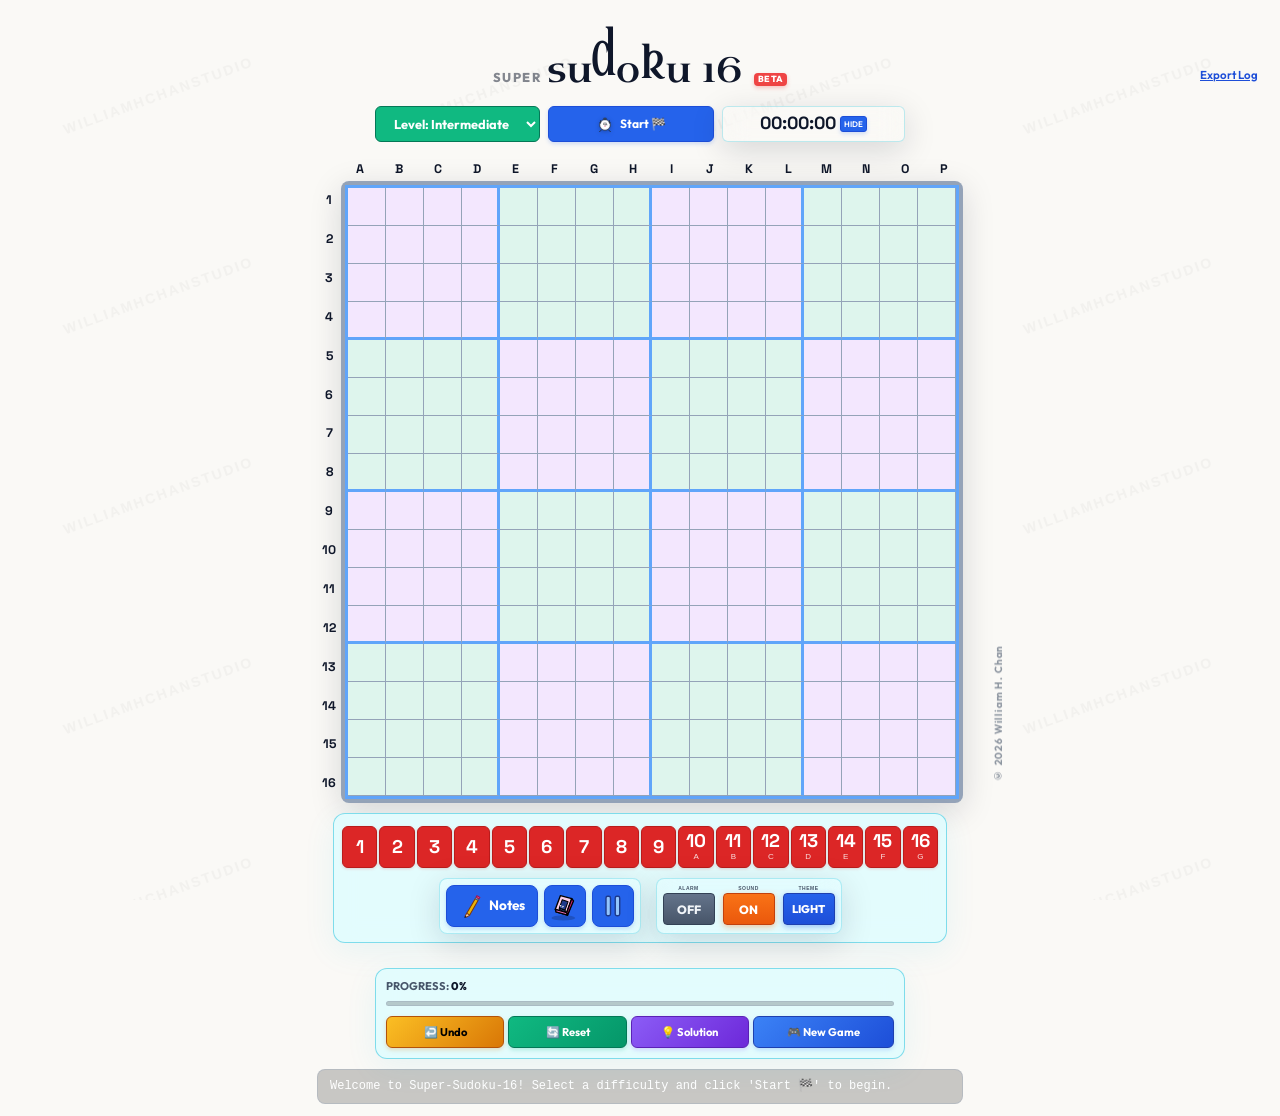
<file: index.html>
<!DOCTYPE html>
<html lang="en">
<head>
  <meta charset="UTF-8">
  <meta name="viewport" content="width=device-width, initial-scale=1.0">
  <title>Super-Sudoku-16 - Advanced Sudoku Engine</title>
  
  <!-- Open Graph / Meta Debugger Metadata -->
  <meta property="og:title" content="Super-Sudoku-16 - Advanced Sudoku Engine">
  <meta property="og:description" content="Play the ultimate 16x16 Sudoku game with progress-based dynamic themes.">
  <meta property="og:image" content="https://super-sudoku-16.netlify.app/assets/og_image.png">
  <meta property="og:url" content="https://super-sudoku-16.netlify.app/">
  <meta property="og:type" content="website">
  <meta property="og:site_name" content="William H Chan Music Studio">
  
  <!-- Twitter Card Metadata -->
  <meta name="twitter:card" content="summary_large_image">
  <meta name="twitter:title" content="Super-Sudoku-16 - Advanced Sudoku Engine">
  <meta name="twitter:description" content="Play the ultimate 16x16 Sudoku game with progress-based dynamic themes.">
  <meta name="twitter:image" content="https://super-sudoku-16.netlify.app/assets/og_image.png">

  <!-- Icons & Favicons -->
  <link rel="icon" type="image/png" href="assets/icon.png">
  <link rel="apple-touch-icon" href="assets/icon.png">

  <link rel="stylesheet" href="css/styles.css">
</head>
<body class="light-mode">

  <!-- Confetti Canvas for Victory Animation -->
  <canvas id="confetti-canvas"></canvas>


  <!-- Header on very top -->
  <header style="position: relative; display: flex; flex-direction: column; align-items: center; justify-content: center; margin-top: 40px; margin-bottom: 15px; width: 100%; text-align: center;">
    <!-- Title lockup (dead center of viewport) -->
    <div style="display: flex; flex-direction: row; align-items: baseline; gap: 6px; line-height: 1.1;">
      <span style="font-size: 0.8rem; font-family: var(--font-sans); text-transform: uppercase; letter-spacing: 0.12em; font-weight: 800; opacity: 0.5; margin-bottom: 2px;">SUPER</span>
      <span style="font-size: 2.2rem; letter-spacing: 0.03em; font-family: 'Uncial Antiqua', cursive; display: inline-block;">
        su<span style="display: inline-block; transform: scaleY(1.8); transform-origin: bottom; margin: 0 -1px 0 -2px;">d</span>o<span style="display: inline-block; transform: scaleY(1.45); transform-origin: bottom; margin: 0 0 0 -1px;">k</span>u
      </span>
      <span style="font-size: 2.2rem; font-family: 'Uncial Antiqua', cursive; font-weight: normal; margin-left: 4px;">16</span>
      <span class="beta-badge" style="margin-left: 6px; font-family: var(--font-sans); font-weight: 800; font-size: 0.55rem; padding: 2px 4px; border-radius: 4px;">BETA</span>
    </div>
    <!-- Export feedback link positioned absolutely so it doesn't affect center alignment of title -->
    <a href="#" onclick="exportFeedbackData(event)" id="exportFeedbackLink" style="position: absolute; right: 10px; top: 15px; color: var(--accent-color); text-decoration: underline; font-weight: 600; font-size: 0.72rem;">Export Log</a>
    
    <!-- 3 boxes row (Level, Start, Time Clock) aligned on same level and same width -->
    <div style="display: flex; gap: 8px; width: 100%; max-width: 530px; justify-content: center; margin-top: 15px;">
      <!-- Box 1: Level Select -->
      <div style="flex: 1; min-width: 0;">
        <select id="difficultySelect" style="width: 100%; height: 36px; font-size: 0.8rem; padding: 0 8px; border-radius: 6px; border: 1.5px solid rgba(6, 182, 212, 0.25); background: rgba(255,255,255,0.05); color: var(--text-main); font-weight: 700; text-align: center;">
          <option value="easy">Level: Easy</option>
          <option value="intermediate" selected>Level: Intermediate</option>
          <option value="hard">Level: Hard</option>
          <option value="expert">Level: Expert</option>
        </select>
      </div>
      <!-- Box 2: Start / In Progress Button -->
      <div style="flex: 1; min-width: 0;">
        <button id="generateBtn" class="btn" style="width: 100%; height: 36px; display: flex; align-items: center; justify-content: center; gap: 6px; padding: 0 8px; font-weight: 700; border-radius: 6px;" onclick="generateNewPuzzle()">
          <!-- Cartoon Clock SVG merged inside -->
          <svg width="18" height="18" viewBox="0 0 100 100" style="flex-shrink: 0; filter: drop-shadow(0 1px 2px rgba(0,0,0,0.25));">
            <circle cx="50" cy="55" r="30" fill="#e2e8f0" stroke="#1e293b" stroke-width="4"/>
            <path d="M 28 32 A 10 10 0 0 1 18 42 L 23 47 Z" fill="#475569" stroke="#1e293b" stroke-width="3" transform="rotate(-30 23 37)"/>
            <path d="M 72 32 A 10 10 0 0 0 82 42 L 77 47 Z" fill="#475569" stroke="#1e293b" stroke-width="3" transform="rotate(30 77 37)"/>
            <line x1="30" y1="83" x2="20" y2="93" stroke="#1e293b" stroke-width="5" stroke-linecap="round"/>
            <line x1="70" y1="83" x2="80" y2="93" stroke="#1e293b" stroke-width="5" stroke-linecap="round"/>
            <rect x="46" y="21" width="8" height="6" fill="#64748b" stroke="#1e293b" stroke-width="3" rx="2"/>
            <rect x="42" y="17" width="16" height="4" fill="#64748b" stroke="#1e293b" stroke-width="3" rx="2"/>
            <circle cx="50" cy="55" r="23" fill="#ffffff"/>
            <circle cx="43" cy="50" r="3" fill="#000000"/>
            <circle cx="57" cy="50" r="3" fill="#000000"/>
            <path d="M 41 45 Q 43 43 45 45" stroke="#000" stroke-width="1.5" fill="none"/>
            <path d="M 55 45 Q 57 43 59 45" stroke="#000" stroke-width="1.5" fill="none"/>
            <path d="M 46 62 Q 50 67 54 62" stroke="#e11d48" stroke-width="2.5" fill="none" stroke-linecap="round"/>
            <line x1="50" y1="55" x2="50" y2="42" stroke="#1e293b" stroke-width="3" stroke-linecap="round"/>
            <line x1="50" y1="55" x2="62" y2="55" stroke="#1e293b" stroke-width="2" stroke-linecap="round"/>
          </svg>
          <span id="generateBtnText">Start 🏁</span>
        </button>
      </div>
      <!-- Box 3: Time Clock -->
      <div class="glass-panel" style="flex: 1; min-width: 0; height: 36px; padding: 0 8px; display: flex; align-items: center; justify-content: center; border-radius: 6px; border: 1.5px solid rgba(6, 182, 212, 0.25); background: rgba(255,255,255,0.05); gap: 4px; box-sizing: border-box;">
        <span id="statTimer" class="stat-value" style="font-size: 1.1rem; font-weight: 800; font-family: var(--font-display); color: var(--text-main); line-height: 1;">00:00:00</span>
        <button id="timerToggleBtn" class="btn btn-secondary" style="height: 16px; padding: 0 3px; font-size: 0.5rem; min-width: auto; line-height: 1; border-radius: 3px;" onclick="toggleTimerVisibility()">
          HIDE
        </button>
      </div>
    </div>
  </header>

  <div class="app-layout">
    <!-- RIGHT PANEL: Interactive Grid and Keypad -->
    <div class="grid-panel">
      <!-- Coordinate Headers Wrapper -->
      <div class="grid-wrapper-with-headers" style="position: relative;">
        <!-- Copyright vertical (rotated) outside right side -->
        <div style="position: absolute; right: -42px; bottom: 20px; writing-mode: vertical-rl; text-orientation: mixed; font-family: var(--font-sans); font-size: 0.65rem; font-weight: 700; color: var(--text-muted); opacity: 0.6; white-space: nowrap; transform: rotate(180deg); pointer-events: none; letter-spacing: 0.08em; z-index: 10;">
          © 2026 William H. Chan
        </div>
        <!-- Top Left spacer -->
        <div></div>
        
        <!-- Top headers mapped A to P (1 alphabet per column) -->
        <div class="grid-top-headers">
          <div>A</div><div>B</div><div>C</div><div>D</div><div>E</div><div>F</div><div>G</div><div>H</div>
          <div>I</div><div>J</div><div>K</div><div>L</div><div>M</div><div>N</div><div>O</div><div>P</div>
        </div>
        
        <!-- Left headers mapped 1 to 16 (1 number per row) -->
        <div class="grid-left-headers">
          <div>1</div><div>2</div><div>3</div><div>4</div><div>5</div><div>6</div><div>7</div><div>8</div>
          <div>9</div><div>10</div><div>11</div><div>12</div><div>13</div><div>14</div><div>15</div><div>16</div>
        </div>

        <!-- The Grid Area with Loading Screen Overlay -->
        <div class="grid-container glass-panel">
          <div id="grid" class="billdoku-grid"></div>
          
          <!-- Loading Overlay -->
          <div id="loadingOverlay" class="generator-loading-overlay">
            <div class="spinner"></div>
            <div id="loadingText" class="loading-text">
              Generating Unique 16x16 Grid...<br>
              <span style="font-size: 0.8rem; color: var(--text-muted);">Running Dancing Links (DLX) solver</span>
            </div>
          </div>

          <!-- Paused Overlay -->
          <div id="pausedOverlay" class="generator-loading-overlay">
            <div style="font-size: 3rem; animation: pulse 2s infinite;">⏸️</div>
            <div class="loading-text" style="font-family: var(--font-display); font-size: 1.5rem; font-weight: 800; letter-spacing: 0.05em; color: var(--accent-color); text-transform: uppercase;">
              Game Paused
            </div>
            <button class="btn" onclick="togglePauseGame()" style="margin-top: 8px; padding: 4px 16px; font-size: 0.8rem; height: 32px;">
              Resume Game
            </button>
          </div>


        </div>
      </div>

      <!-- Keypad Panel (Styled with card-aqua-blue) -->
      <div class="keypad-panel glass-panel card-aqua-blue">
        <div id="keypadGrid" class="keypad-grid"></div>
        
        <!-- Action Row: Clue, Erase, Pause (Enforced side-by-side row) -->
        <div style="display: flex; gap: 15px; width: 100%; justify-content: center; margin-top: 10px; flex-wrap: wrap;">
          <!-- Left Container: Play Tools -->
          <div class="glass-panel" style="display: flex; gap: 6px; padding: 6px; border-radius: 8px; background: rgba(255,255,255,0.05); align-items: center; border: 1.5px solid rgba(6, 182, 212, 0.25);">
            <!-- Notes button (Custom Pencil/Notebook graphic) -->
            <button id="clueBtn" class="btn btn-secondary" onclick="toggleClueMode()" title="Notes" style="height: 42px; padding: 0 12px; display: flex; align-items: center; justify-content: center; border-radius: 8px;">
              <div style="display: flex; align-items: center; justify-content: center; gap: 6px; width: 100%; height: 100%;">
                <svg width="24" height="24" viewBox="0 0 100 100" style="flex-shrink: 0;">
                  <g transform="rotate(-15 50 50)">
                    <path d="M 25 75 L 75 25 L 85 35 L 35 85 Z" fill="#eab308" stroke="#78350f" stroke-width="4" stroke-linejoin="round"/>
                    <path d="M 75 25 L 80 20 L 90 30 L 85 35 Z" fill="#94a3b8" stroke="#475569" stroke-width="4" stroke-linejoin="round"/>
                    <path d="M 80 20 L 85 15 L 95 25 L 90 30 Z" fill="#ec4899" stroke="#9d174d" stroke-width="4"/>
                    <path d="M 25 75 L 15 85 L 20 90 L 35 85 Z" fill="#fed7aa" stroke="#78350f" stroke-width="4" stroke-linejoin="round"/>
                    <path d="M 15 85 L 10 90 L 20 90 Z" fill="#000000"/>
                  </g>
                </svg>
                <span style="font-size: 0.85rem; font-weight: 700; line-height: 1; white-space: nowrap;">Notes</span>
              </div>
            </button>

            <!-- Erase button (Isometric 3D Eraser with Smiley Face - Enlarged) -->
            <button id="eraseBtn" class="btn btn-secondary btn-square" onclick="clearActiveCell()" title="Erase">
              <svg width="34" height="34" viewBox="0 0 100 100">
                <!-- Shadow at base -->
                <ellipse cx="45" cy="85" rx="35" ry="8" fill="rgba(0,0,0,0.18)"/>
                <!-- Tilted 3D Eraser Block -->
                <g transform="rotate(-15 50 50)">
                  <!-- Eraser base pink part -->
                  <path d="M 20 60 L 45 25 L 75 42 L 50 78 Z" fill="#db2777" stroke="#000000" stroke-width="4" stroke-linejoin="round"/>
                  <!-- Eraser top highlights -->
                  <path d="M 20 52 L 45 17 L 75 34 L 50 70 Z" fill="#fbcfe8" stroke="#000000" stroke-width="4" stroke-linejoin="round"/>
                  <path d="M 20 52 L 50 70 L 50 78 L 20 60 Z" fill="#f472b6" stroke="#000000" stroke-width="4" stroke-linejoin="round"/>
                  <path d="M 50 70 L 75 34 L 78 42 L 50 78 Z" fill="#db2777" stroke="#000000" stroke-width="4" stroke-linejoin="round"/>
                  
                  <!-- Blue Sleeve wrapped around the middle -->
                  <path d="M 32 52 L 47 30 L 62 40 L 47 62 Z" fill="#1e3a8a" stroke="#000000" stroke-width="3" stroke-linejoin="round"/>
                  <path d="M 32 52 L 47 62 L 47 67 L 32 57 Z" fill="#3b82f6" stroke="#000000" stroke-width="3" stroke-linejoin="round"/>
                  
                  <!-- Cute Smiley Face on the sleeve -->
                  <circle cx="38" cy="46" r="2" fill="#ffffff"/>
                  <circle cx="44" cy="50" r="2" fill="#ffffff"/>
                  <path d="M 39 51 Q 41 53 43 51" stroke="#ffffff" stroke-width="1.5" fill="none"/>
                </g>
              </svg>
            </button>

            <!-- Pause button (Custom vertical bars Pause graphic) -->
            <button id="pauseBtn" class="btn btn-secondary btn-square" onclick="togglePauseGame()" title="Pause">
              <svg width="28" height="28" viewBox="0 0 100 100">
                <rect x="25" y="15" width="16" height="70" fill="#93c5fd" stroke="#1e3a8a" stroke-width="5" rx="6" />
                <rect x="58" y="15" width="16" height="70" fill="#93c5fd" stroke="#1e3a8a" stroke-width="5" rx="6" />
              </svg>
            </button>
          </div>

          <!-- Right Container: Settings Toggles with Tweak rectangular layout -->
          <div class="glass-panel" style="display: flex; gap: 8px; padding: 6px; border-radius: 8px; background: rgba(255,255,255,0.05); align-items: center; border: 1.5px solid rgba(6, 182, 212, 0.25);">
            <!-- Alarm -->
            <div style="display: flex; flex-direction: column; align-items: center; justify-content: center; gap: 2px;">
              <span style="font-family: 'Arial Narrow', Arial, sans-serif; font-size: 5px; font-weight: 800; letter-spacing: 0.1em; color: var(--text-muted); text-transform: uppercase; line-height: 1;">ALARM</span>
              <button id="alertToggleBtn" class="btn btn-secondary alert-toggle-btn btn-on" onclick="toggleAlert()" title="Toggle Alert Mode" style="width: 52px; height: 32px; font-size: 0.75rem; border-radius: 4px; padding: 0;">ON</button>
            </div>
            <!-- Sound -->
            <div style="display: flex; flex-direction: column; align-items: center; justify-content: center; gap: 2px;">
              <span style="font-family: 'Arial Narrow', Arial, sans-serif; font-size: 5px; font-weight: 800; letter-spacing: 0.1em; color: var(--text-muted); text-transform: uppercase; line-height: 1;">SOUND</span>
              <button id="soundToggleBtn" class="btn btn-secondary sound-toggle-btn btn-on" onclick="toggleSound()" title="Toggle Sound Mode" style="width: 52px; height: 32px; font-size: 0.75rem; border-radius: 4px; padding: 0;">ON</button>
            </div>
            <!-- Theme -->
            <div style="display: flex; flex-direction: column; align-items: center; justify-content: center; gap: 2px;">
              <span style="font-family: 'Arial Narrow', Arial, sans-serif; font-size: 5px; font-weight: 800; letter-spacing: 0.1em; color: var(--text-muted); text-transform: uppercase; line-height: 1;">THEME</span>
              <button id="themeToggleBtn" class="btn btn-secondary theme-toggle-btn btn-on" onclick="toggleThemeMode()" title="Toggle Dark/Light Mode" style="width: 52px; height: 32px; font-size: 0.7rem; border-radius: 4px; padding: 0;">DARK</button>
            </div>
          </div>
        </div>
      </div>

      <!-- Settings Panel placed at the bottom -->
      <div class="control-panel" style="margin-top: 15px; width: 100%; max-width: 530px;">
        <div class="glass-panel card-aqua-blue" style="display: flex; flex-direction: column; gap: 8px; width: 100%;">
          <!-- Progress info and Bar (no extra text wordings) -->
          <div style="display: flex; align-items: center; justify-content: space-between; width: 100%; gap: 10px;">
            <span style="font-size: 0.7rem; font-weight: 700; color: var(--text-muted); text-transform: uppercase;">Progress: <span id="progressText" style="color: var(--text-main); font-weight: 800;">0%</span></span>
            <span id="docNumDisplay" style="font-size: 0.6rem; color: var(--text-muted); font-weight: 600;"></span>
          </div>
          <div class="progress-bar-outer" style="height: 5px; width: 100%;">
            <div id="progressBar" class="progress-bar-inner"></div>
          </div>

          <!-- Row of Actions: Reset, Solution, New Game -->
          <div class="bottom-actions-row" style="display: flex; gap: 4px; margin-top: 2px;">
            <button id="undoBtn" class="btn btn-action-undo" onclick="handleUndo()" title="Undo [Ctrl+Z]" style="flex: 1; height: 32px; font-size: 0.7rem; padding: 2px;">
              ↩️ Undo
            </button>
            <button id="resetBtn" class="btn btn-action-reset" onclick="resetBoard()" title="Reset (Clear all)" style="flex: 1; height: 32px; font-size: 0.7rem; padding: 2px;">
              🔄 Reset
            </button>
            <button id="solveBtn" class="btn btn-action-solve" onclick="confirmShowSolution()" title="Solution" style="flex: 1; height: 32px; font-size: 0.7rem; padding: 2px;">
              💡 Solution
            </button>
            <button id="newGameBtn" class="btn btn-action-new" onclick="generateNewPuzzle()" title="New Game" style="flex: 1.2; height: 32px; font-size: 0.7rem; padding: 2px;">
              🎮 New Game
            </button>
          </div>
        </div>
      </div>

      <!-- Console Log Status Bar -->
      <div id="status" class="status-bar">System Ready. Choose difficulty and click 'Start 🏁' to begin.</div>
    </div>
  </div>

  <!-- Solution Confirmation Modal -->
  <div id="solutionModal" class="modal-overlay">
    <div class="glass-panel modal-card card-aqua-blue">
      <h3>Give Up?</h3>
      <p>Are you sure you want to give up the previous Game and get the Answers? This will terminate your game session permanently.</p>
      <div class="modal-actions">
        <button class="btn btn-danger" onclick="handleSolutionConfirm(true)">Yes</button>
        <button class="btn btn-secondary" onclick="handleSolutionConfirm(false)">No</button>
      </div>
    </div>
  </div>

  <!-- Feedback Modal -->
  <div id="feedbackModal" class="modal-overlay">
    <div class="glass-panel modal-card feedback-modal-card card-aqua-blue">
      <h3>Help Us Improve Sudoku-16!</h3>
      <p class="feedback-subtitle">Thanks for Playing. Please give us your heartly advice how we could improve this game to all levels of Players. If everything's good, please come back to play again.</p>
      
      <form id="feedbackForm" class="feedback-form" onsubmit="handleFeedbackSubmit(event)">
        <div class="feedback-field">
          <textarea id="feedbackSuggestions" name="suggestions" rows="4" placeholder="Type your suggestions, bug reports, or comments here..." required></textarea>
        </div>

        <div class="modal-actions">
          <button type="submit" class="btn btn-primary">Submit & Continue</button>
          <button type="button" class="btn btn-secondary" onclick="closeFeedbackModal(true)">Skip</button>
        </div>
      </form>
    </div>
  </div>

  <!-- Solver and Application Scripts -->
  <script src="js/solver.js"></script>
  <script src="js/app.js"></script>
</body>
</html>
</file>
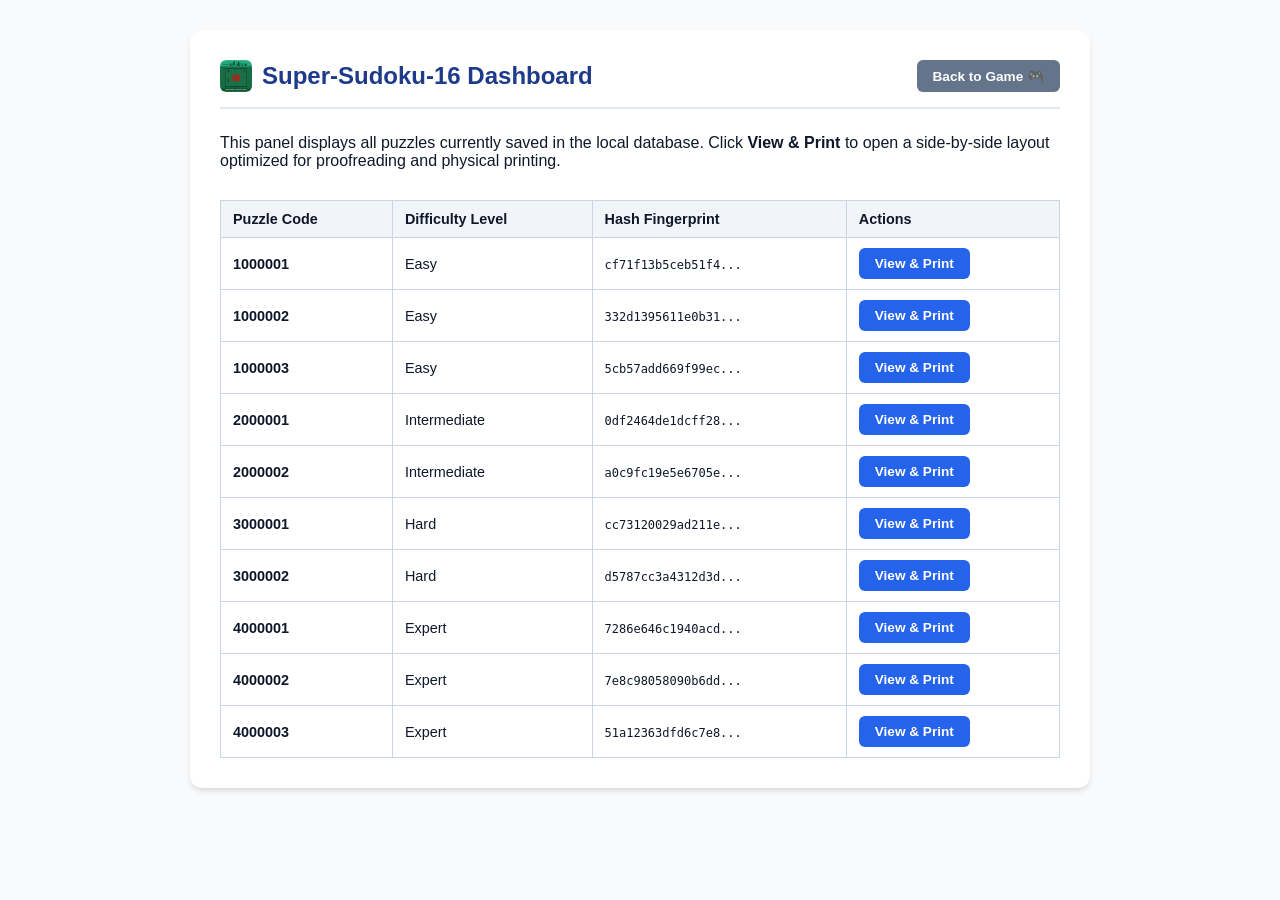
<file: print.html>
<!DOCTYPE html>
<html lang="en">
<head>
  <meta charset="UTF-8">
  <meta name="viewport" content="width=device-width, initial-scale=1.0">
  <title>Super-Sudoku-16 | Proofreading & Print Dashboard</title>
  <link rel="icon" type="image/png" href="assets/icon.png">
  <style>
    :root {
      --cell-size: 24px;
      --font-display: "Courier New", Courier, monospace;
      --font-sans: -apple-system, BlinkMacSystemFont, "Segoe UI", Roboto, sans-serif;
      --border-color: #1e293b;
      --thick-border-color: #000000;
    }

    * {
      box-sizing: border-box;
      margin: 0;
      padding: 0;
    }

    body {
      font-family: var(--font-sans);
      background-color: #f8fafc;
      color: #0f172a;
      padding: 30px 20px;
    }

    .container {
      max-width: 900px;
      margin: 0 auto;
      background: #ffffff;
      padding: 30px;
      border-radius: 12px;
      box-shadow: 0 4px 6px -1px rgba(0, 0, 0, 0.1), 0 2px 4px -1px rgba(0, 0, 0, 0.06);
    }

    header {
      margin-bottom: 25px;
      border-bottom: 2px solid #e2e8f0;
      padding-bottom: 15px;
      display: flex;
      justify-content: space-between;
      align-items: center;
    }

    h1 {
      font-size: 1.5rem;
      color: #1e3a8a;
      display: flex;
      align-items: center;
      gap: 10px;
    }

    h1 img {
      width: 32px;
      height: 32px;
      border-radius: 6px;
    }

    .meta-info {
      background: #f1f5f9;
      padding: 12px 18px;
      border-radius: 8px;
      margin-bottom: 25px;
      display: grid;
      grid-template-columns: repeat(4, 1fr);
      gap: 15px;
      font-size: 0.85rem;
    }

    .meta-item strong {
      display: block;
      color: #475569;
      text-transform: uppercase;
      font-size: 0.7rem;
      margin-bottom: 2px;
      letter-spacing: 0.05em;
    }

    .meta-item span {
      font-size: 1rem;
      font-weight: 700;
    }

    /* Grid Layout Side-by-Side */
    .grids-wrapper {
      display: flex;
      justify-content: space-between;
      gap: 30px;
      margin-bottom: 30px;
    }

    .grid-block {
      flex: 1;
      display: flex;
      flex-direction: column;
      align-items: center;
    }

    .grid-title {
      font-size: 1.1rem;
      font-weight: 700;
      margin-bottom: 10px;
      text-transform: uppercase;
      letter-spacing: 0.05em;
      color: #1e293b;
    }

    .sudoku-grid {
      display: grid;
      grid-template-columns: repeat(16, var(--cell-size));
      grid-template-rows: repeat(16, var(--cell-size));
      border: 3px solid var(--thick-border-color);
      background-color: #ffffff;
    }

    .cell {
      width: var(--cell-size);
      height: var(--cell-size);
      display: flex;
      align-items: center;
      justify-content: center;
      font-family: var(--font-display);
      font-size: 0.75rem;
      font-weight: bold;
      border-right: 1px solid var(--border-color);
      border-bottom: 1px solid var(--border-color);
      color: #000000;
    }

    /* Block coloring for visual ease */
    .box-even {
      background-color: #f1f5f9;
    }

    /* Thick borders for 4x4 regions */
    .border-right-thick {
      border-right: 3px solid var(--thick-border-color);
    }

    .border-bottom-thick {
      border-bottom: 3px solid var(--thick-border-color);
    }

    .number-circle {
      border: 1px solid currentColor;
      border-radius: 50%;
      width: 17px;
      height: 17px;
      display: flex;
      align-items: center;
      justify-content: center;
      font-size: 0.65rem;
    }

    /* Selection Screen Dashboard */
    .dashboard {
      display: flex;
      flex-direction: column;
      gap: 20px;
    }

    .puzzle-list {
      width: 100%;
      border-collapse: collapse;
      margin-top: 10px;
    }

    .puzzle-list th, .puzzle-list td {
      border: 1px solid #cbd5e1;
      padding: 10px 12px;
      text-align: left;
      font-size: 0.9rem;
    }

    .puzzle-list th {
      background-color: #f1f5f9;
      font-weight: 600;
    }

    .puzzle-list tr:hover {
      background-color: #f8fafc;
    }

    .btn {
      background: #2563eb;
      color: #ffffff;
      border: none;
      padding: 8px 16px;
      border-radius: 6px;
      font-weight: 600;
      font-size: 0.85rem;
      cursor: pointer;
      text-decoration: none;
      display: inline-flex;
      align-items: center;
      gap: 6px;
      transition: background 0.2s;
    }

    .btn:hover {
      background: #1d4ed8;
    }

    .btn-secondary {
      background: #64748b;
    }

    .btn-secondary:hover {
      background: #475569;
    }

    /* Print Styles */
    @media print {
      body {
        background-color: #ffffff;
        padding: 0;
        margin: 0;
      }
      .container {
        box-shadow: none;
        padding: 0;
        max-width: 100%;
      }
      .no-print {
        display: none !important;
      }
      .grids-wrapper {
        gap: 15px;
      }
      .sudoku-grid {
        page-break-inside: avoid;
      }
    }
  </style>
</head>
<body>

  <div class="container" id="app">
    <!-- Content injected dynamically -->
    <div style="text-align: center; padding: 40px 0;">Loading dashboard...</div>
  </div>

  <script>
    const alphabet = "ABCDEFG";
    const TO_CHAR = {};
    for (let i = 1; i <= 9; i++) TO_CHAR[i] = i.toString();
    for (let i = 10; i <= 16; i++) {
      TO_CHAR[i] = alphabet[i - 10];
    }
    TO_CHAR[0] = "";

    async function loadApp() {
      const urlParams = new URLSearchParams(window.location.search);
      const code = urlParams.get('code');
      const appContainer = document.getElementById('app');

      try {
        // Fetch the index
        const indexResponse = await fetch(`sudoku_puzzles/puzzle_index.json?v=${Date.now()}`);
        if (!indexResponse.ok) throw new Error("Could not load puzzle index");
        const indexData = await indexResponse.json();

        if (code) {
          // Render Single Puzzle Proofread/Print View
          const target = indexData.find(item => item.id === code);
          if (!target) {
            appContainer.innerHTML = `
              <div style="text-align: center; padding: 40px 0;">
                <h2>Error: Puzzle Code ${code} not found.</h2>
                <br>
                <a href="print.html" class="btn">Return to Dashboard</a>
              </div>
            `;
            return;
          }

          const puzzleResponse = await fetch(`sudoku_puzzles/${target.file}?v=${Date.now()}`);
          if (!puzzleResponse.ok) throw new Error("Could not load puzzle file");
          const puzzleData = await puzzleResponse.json();

          renderPuzzleView(puzzleData);
        } else {
          // Render Dashboard List
          renderDashboard(indexData);
        }
      } catch (err) {
        appContainer.innerHTML = `
          <div style="text-align: center; padding: 40px 0; color: #ef4444;">
            <h2>Error Loading Dashboard</h2>
            <p>${err.message}</p>
          </div>
        `;
      }
    }

    function renderDashboard(puzzles) {
      const appContainer = document.getElementById('app');
      let rowsHtml = '';
      
      // Sort puzzles by ID
      const sortedPuzzles = [...puzzles].sort((a, b) => a.id.localeCompare(b.id));

      sortedPuzzles.forEach(item => {
        rowsHtml += `
          <tr>
            <td><strong>${item.id}</strong></td>
            <td>${item.difficulty}</td>
            <td><code style="font-size:0.75rem;">${item.hash.substring(0, 16)}...</code></td>
            <td>
              <a href="print.html?code=${item.id}" class="btn btn-small">View & Print</a>
            </td>
          </tr>
        `;
      });

      appContainer.innerHTML = `
        <header>
          <h1><img src="assets/icon.png" alt="Logo"> Super-Sudoku-16 Dashboard</h1>
          <a href="index.html" class="btn btn-secondary">Back to Game 🎮</a>
        </header>
        <div class="dashboard">
          <p>This panel displays all puzzles currently saved in the local database. Click <strong>View & Print</strong> to open a side-by-side layout optimized for proofreading and physical printing.</p>
          
          <table class="puzzle-list">
            <thead>
              <tr>
                <th>Puzzle Code</th>
                <th>Difficulty Level</th>
                <th>Hash Fingerprint</th>
                <th>Actions</th>
              </tr>
            </thead>
            <tbody>
              ${rowsHtml}
            </tbody>
          </table>
        </div>
      `;
    }

    function renderPuzzleView(data) {
      const appContainer = document.getElementById('app');
      
      const clueCount = data.puzzle.flat().filter(v => v !== 0).length;

      appContainer.innerHTML = `
        <header class="no-print">
          <h1><img src="assets/icon.png" alt="Logo"> Super-Sudoku-16 Proofreader</h1>
          <div style="display: flex; gap: 8px;">
            <button onclick="window.print()" class="btn">Print Sheet 🖨️</button>
            <a href="print.html" class="btn btn-secondary">Dashboard 📋</a>
          </div>
        </header>

        <div class="meta-info">
          <div class="meta-item">
            <strong>Puzzle Code</strong>
            <span>${data.id}</span>
          </div>
          <div class="meta-item">
            <strong>Difficulty</strong>
            <span>${data.difficulty}</span>
          </div>
          <div class="meta-item">
            <strong>Clue Count</strong>
            <span>${clueCount} Clues</span>
          </div>
          <div class="meta-item">
            <strong>Database Hash</strong>
            <span style="font-size:0.7rem; font-family:monospace; word-break:break-all;">${data.hash}</span>
          </div>
        </div>

        <div class="grids-wrapper">
          <div class="grid-block">
            <div class="grid-title">Puzzle Grid</div>
            <div class="sudoku-grid" id="puzzle-grid"></div>
          </div>
          <div class="grid-block">
            <div class="grid-title">Solution Grid</div>
            <div class="sudoku-grid" id="solution-grid"></div>
          </div>
        </div>
      `;

      // Render grids
      drawGrid('puzzle-grid', data.puzzle);
      drawGrid('solution-grid', data.solution);
    }

    function drawGrid(containerId, gridData) {
      const container = document.getElementById(containerId);
      for (let r = 0; r < 16; r++) {
        for (let c = 0; c < 16; c++) {
          const cell = document.createElement('div');
          cell.className = 'cell';

          // Block coloring for 4x4 regions
          const boxRow = Math.floor(r / 4);
          const boxCol = Math.floor(c / 4);
          if ((boxRow + boxCol) % 2 === 0) {
            cell.classList.add('box-even');
          }

          // Thick borders for 4x4 regions
          if ((c + 1) % 4 === 0 && c !== 15) {
            cell.classList.add('border-right-thick');
          }
          if ((r + 1) % 4 === 0 && r !== 15) {
            cell.classList.add('border-bottom-thick');
          }

          const val = gridData[r][c];
          if (val > 0) {
            if (val >= 10) {
              const circle = document.createElement('div');
              circle.className = 'number-circle';
              circle.innerText = TO_CHAR[val];
              cell.appendChild(circle);
            } else {
              cell.innerText = TO_CHAR[val];
            }
          }

          container.appendChild(cell);
        }
      }
    }

    loadApp();
  </script>
</body>
</html>
</file>
<file: css/styles.css>
/*
 * BillDoku 16x16 Sudoku Premium Styling - Refactored Round 9
 * Features a progress-based morphing dark/light theme, glassmorphic layout,
 * and high-fidelity transitions and animations.
 */

@import url('https://fonts.googleapis.com/css2?family=Uncial+Antiqua&family=Outfit:wght@300;400;500;600;700;800&family=Space+Grotesk:wght@400;500;600;700&display=swap');

:root {
  /* Default Stage 1 Dark Mode - Sapphire Blue */
  --bg-color: #030712; 
  --card-bg: rgba(17, 24, 39, 0.85);
  --card-border: rgba(59, 130, 246, 0.25);
  --accent-color: #3b82f6;
  --accent-hover: #2563eb;
  --accent-glow: rgba(59, 130, 246, 0.4);
  --text-main: #f8fafc;
  --text-muted: #94a3b8;
  --grid-border: #ffffff; /* White cell divider lines in Dark Mode */
  --box-border: #60a5fa;
  --cell-bg-even: #0f172a; 
  --cell-bg-odd: #1e293b; 
  --cell-hover: rgba(59, 130, 246, 0.2);
  --cell-highlight: rgba(59, 130, 246, 0.35);
  --cell-same-val: rgba(59, 130, 246, 0.35);
  --text-given: #ffffff;
  --text-player: #ff3b30; /* Bright red color for player digits in Dark Mode */
  --text-note: #cbd5e1;
  
  --collision-bg: rgba(239, 68, 68, 0.2);
  --collision-border: #ef4444;
  --collision-text: #f87171;

  --cell-size: 38px;
  --font-display: 'Space Grotesk', sans-serif;
  --font-sans: 'Outfit', sans-serif;
  
  --shadow-premium: 0 8px 32px 0 rgba(0, 0, 0, 0.5);
  --glass-blur: backdrop-filter: blur(12px); -webkit-backdrop-filter: blur(12px);
  --watermark: url("data:image/svg+xml;utf8,%3Csvg%20xmlns=%27http://www.w3.org/2000/svg%27%20width=%27320%27%20height=%27200%27%20viewBox=%270%200%20320%20200%27%3E%3Ctext%20x=%27160%27%20y=%27100%27%20fill=%27rgba(255,255,255,0.03)%27%20font-size=%2714%27%20font-family=%27Space%20Grotesk,%20sans-serif%27%20font-weight=%27800%27%20letter-spacing=%270.15em%27%20text-anchor=%27middle%27%20transform=%27rotate(-20%20160%20100)%27%3EWILLIAMHCHANSTUDIO%3C/text%3E%3C/svg%3E");
}

/* --- THEME STAGE 2: Amethyst Purple (33% to 66% Completion) --- */
body.stage-2 {
  --bg-color: #0b0514;
  --card-bg: rgba(24, 18, 36, 0.85);
  --card-border: rgba(168, 85, 247, 0.25);
  --accent-color: #a855f7;
  --accent-hover: #9333ea;
  --accent-glow: rgba(168, 85, 247, 0.4);
  --box-border: #a855f7;
  --cell-bg-even: #1a0f2e;
  --cell-bg-odd: #2a1b40;
  --cell-hover: rgba(168, 85, 247, 0.2);
  --cell-highlight: rgba(59, 130, 246, 0.35);
  --cell-same-val: rgba(168, 85, 247, 0.35);
}

/* --- THEME STAGE 3: Emerald Matrix (66% to 100% Completion) --- */
body.stage-3 {
  --bg-color: #020806;
  --card-bg: rgba(15, 28, 24, 0.85);
  --card-border: rgba(16, 185, 129, 0.25);
  --accent-color: #10b981;
  --accent-hover: #059669;
  --accent-glow: rgba(16, 185, 129, 0.4);
  --box-border: #10b981;
  --cell-bg-even: #081c15;
  --cell-bg-odd: #102e22;
  --cell-hover: rgba(16, 185, 129, 0.2);
  --cell-highlight: rgba(59, 130, 246, 0.35);
  --cell-same-val: rgba(16, 185, 129, 0.35);
}

/* --- LIGHT MODE VARIATION --- */
body.light-mode {
  --bg-color: #faf9f6;
  --card-bg: rgba(255, 255, 255, 0.9);
  --card-border: rgba(148, 163, 184, 0.35);
  --text-main: #0f172a;
  --text-muted: #475569;
  --grid-border: #94a3b8; /* Darker cell divider lines in Light Mode */
  --box-border: #60a5fa; /* Lighter blue block divider lines */
  --cell-bg-even: #f3e7fe; /* Solid Purple (14% depth, 30% reduction from 20%) */
  --cell-bg-odd: #def5ed;   /* Solid Green (14% depth, 30% reduction from 20%) */
  --text-given: #0f172a;
  --text-player: #d60000; /* Rich red color for player digits in Light Mode */
  --text-note: #475569;
  --shadow-premium: 0 8px 32px 0 rgba(15, 23, 42, 0.15);
  --watermark: url("data:image/svg+xml;utf8,%3Csvg%20xmlns=%27http://www.w3.org/2000/svg%27%20width=%27320%27%20height=%27200%27%20viewBox=%270%200%20320%20200%27%3E%3Ctext%20x=%27160%27%20y=%27100%27%20fill=%27rgba(0,0,0,0.03)%27%20font-size=%2714%27%20font-family=%27Space%20Grotesk,%20sans-serif%27%20font-weight=%27800%27%20letter-spacing=%270.15em%27%20text-anchor=%27middle%27%20transform=%27rotate(-20%20160%20100)%27%3EWILLIAMHCHANSTUDIO%3C/text%3E%3C/svg%3E");
  
  /* Light Stage 1 */
  --accent-color: #1d4ed8;
  --accent-hover: #172554;
  --accent-glow: rgba(29, 78, 216, 0.2);
  --cell-hover: rgba(29, 78, 216, 0.15);
  --cell-highlight: rgba(255, 255, 0, 0.5);
  --cell-same-val: rgba(29, 78, 216, 0.22);
}

body.light-mode.stage-2 {
  --bg-color: #faf5ff;
  --accent-color: #6d28d9;
  --accent-hover: #4c1d95;
  --accent-glow: rgba(109, 40, 217, 0.2);
  --box-border: #60a5fa;
  --cell-hover: rgba(109, 40, 217, 0.15);
  --cell-highlight: rgba(255, 255, 0, 0.5);
  --cell-same-val: rgba(109, 40, 217, 0.22);
}

body.light-mode.stage-3 {
  --bg-color: #f0fdf4;
  --accent-color: #047857;
  --accent-hover: #064e3b;
  --accent-glow: rgba(4, 120, 87, 0.2);
  --box-border: #60a5fa;
  --cell-hover: rgba(4, 120, 87, 0.15);
  --cell-highlight: rgba(255, 255, 0, 0.5);
  --cell-same-val: rgba(4, 120, 87, 0.22);
}

/* Light Mode coordinate headers crisp override */
body.light-mode .grid-top-headers,
body.light-mode .grid-left-headers {
  text-shadow: none !important;
  color: #0f172a !important;
}

/* --- Base Reset & Transition --- */
* {
  box-sizing: border-box;
  margin: 0;
  padding: 0;
}

body {
  font-family: var(--font-sans);
  background-color: var(--bg-color);
  background-image: var(--watermark);
  background-repeat: repeat;
  background-attachment: fixed;
  color: var(--text-main);
  min-height: 100vh;
  padding: 12px;
  display: flex;
  flex-direction: column;
  align-items: center;
  overflow-x: hidden;
  transition: background-color 1s ease, color 1s ease;
}

/* --- Layout Elements --- */
header {
  text-align: center;
  margin-bottom: 12px;
  display: flex;
  flex-direction: column;
  align-items: center;
}

#appIcon {
  width: 60px;
  height: 60px;
  object-fit: cover;
  border-radius: 10px;
  border: 0.5px solid rgba(255, 255, 255, 0.4);
  box-shadow: var(--shadow-premium);
  transition: border-color 1s ease;
  cursor: pointer;
  margin: 0;
}

header p {
  color: var(--text-muted);
  text-shadow: 0 1px 3px rgba(0, 0, 0, 0.7);
  font-size: 0.85rem;
  font-weight: 500;
  letter-spacing: 0.02em;
}

.app-layout {
  display: flex;
  gap: 15px;
  max-width: 950px;
  width: 100%;
  justify-content: center;
  align-items: stretch;
  flex-wrap: wrap;
}

/* --- Glassmorphic Panels --- */
.glass-panel {
  background: var(--card-bg);
  border: 1px solid var(--card-border);
  border-radius: 12px;
  box-shadow: var(--shadow-premium);
  backdrop-filter: blur(12px);
  -webkit-backdrop-filter: blur(12px);
  padding: 10px; 
  transition: background-color 1s ease, border-color 1s ease, box-shadow 1s ease;
}

/* Aqua Blue Glass Card styling */
.card-aqua-blue {
  background: rgba(6, 182, 212, 0.16) !important; /* Aqua/Cyan translucent tint */
  border: 1.5px solid rgba(6, 182, 212, 0.4) !important;
  box-shadow: 0 8px 32px 0 rgba(6, 182, 212, 0.18) !important;
}

body.light-mode .card-aqua-blue {
  background: rgba(224, 252, 254, 0.9) !important; /* Aqua/Cyan opaque light */
  border: 1.5px solid rgba(6, 182, 212, 0.45) !important;
  box-shadow: 0 8px 32px 0 rgba(6, 182, 212, 0.08) !important;
}

.control-panel {
  flex: 1;
  min-width: 240px;
  max-width: 240px;
  display: flex;
  flex-direction: column;
  gap: 10px;
}

.grid-panel {
  display: flex;
  flex-direction: column;
  align-items: center;
  gap: 10px;
}

/* --- Coordinate Headers --- */
.grid-wrapper-with-headers {
  display: inline-grid;
  grid-template-columns: 24px auto;
  grid-template-rows: 24px auto;
  align-items: center;
  justify-items: center;
}

.grid-top-headers {
  display: grid;
  grid-template-columns: repeat(16, 1fr);
  width: 100%;
  height: 24px;
  line-height: 24px;
  text-align: center;
  font-family: var(--font-display);
  font-size: 0.78rem;
  font-weight: 800;
  color: var(--accent-color);
  text-shadow: 0 1px 2px rgba(0, 0, 0, 0.4);
  transition: color 1s ease;
}

.grid-left-headers {
  display: grid;
  grid-template-rows: repeat(16, 1fr);
  height: 100%;
  width: 24px;
  text-align: center;
  font-family: var(--font-display);
  font-size: 0.78rem;
  font-weight: 800;
  color: var(--accent-color);
  text-shadow: 0 1px 2px rgba(0, 0, 0, 0.4);
  align-items: center;
  justify-content: center;
  transition: color 1s ease;
}

/* --- Interactive Grid --- */
.grid-container {
  position: relative;
  border-radius: 8px;
  overflow: hidden;
  background: var(--grid-border);
  padding: 3px;
  transition: background-color 1s ease;
}

.billdoku-grid {
  display: grid;
  grid-template-columns: repeat(16, var(--cell-size));
  grid-template-rows: repeat(16, var(--cell-size));
  background: var(--grid-border);
  border: 3px solid var(--box-border); /* Thicker outer border */
  transition: border-color 1s ease, background-color 1s ease;
}

/* Cell Design */
.cell {
  position: relative;
  width: var(--cell-size);
  height: var(--cell-size);
  background: var(--cell-bg-odd);
  display: flex;
  align-items: center;
  justify-content: center;
  cursor: pointer;
  user-select: none;
  font-family: var(--font-display);
  font-size: 1.1rem;
  font-weight: 700;
  border-right: 1px solid var(--grid-border);
  border-bottom: 1px solid var(--grid-border);
  transition: background-color 0.2s ease, border 0.2s ease;
}

.cell.box-even {
  background: var(--cell-bg-even);
}

.cell.highlight-axis {
  background-color: var(--cell-highlight);
}

.cell.highlight-same-val {
  background-color: var(--cell-same-val);
  font-weight: 800;
}

.cell.selected {
  outline: 3px solid var(--accent-color); /* Thicker outline */
  outline-offset: -3px;
  background-color: var(--cell-hover) !important;
  z-index: 10;
}

/* Givens */
.cell.given {
  color: var(--text-given);
  font-weight: 800;
}

body.light-mode .cell.given {
  color: #000000;
}

/* Player Fills */
.cell.player-filled {
  color: var(--text-player);
  font-weight: 700;
  animation: cellFill 0.15s ease-out;
  transition: color 1s ease;
}

/* Notes Grid (Mini 4x4 inside cell) */
.notes-grid {
  display: grid;
  grid-template-columns: repeat(4, 1fr);
  grid-template-rows: repeat(4, 1fr);
  width: 100%;
  height: 100%;
  padding: 2px;
  box-sizing: border-box;
}

.note-cell {
  display: flex;
  align-items: center;
  justify-content: center;
  font-size: 0.55rem;
  font-weight: 500;
  color: var(--text-note);
  line-height: 1;
}

/* Thick Box Borders for 4x4 subgrids */
.cell.border-right-thick {
  border-right: 3px solid var(--box-border); 
}
.cell.border-bottom-thick {
  border-bottom: 3px solid var(--box-border); 
}

/* Collision Alert */
.cell.collision {
  background-color: var(--collision-bg) !important;
  color: var(--collision-text) !important;
  animation: shake 0.3s ease-in-out;
}

/* Circular Wrap for Numbers 10-16 */
.number-circle {
  display: inline-flex;
  align-items: center;
  justify-content: center;
  width: 25px;
  height: 25px;
  border-radius: 50%;
  border: 1.5px solid currentColor;
  font-size: 0.85rem;
  line-height: 1;
}

/* White text on solid Red Circle for player inputs */
.player-circle {
  display: inline-flex;
  align-items: center;
  justify-content: center;
  width: 80%;
  height: 80%;
  aspect-ratio: 1;
  border-radius: 50%;
  background-color: #dc2626 !important; /* Rich Red background */
  color: #ffffff !important; /* Crisp White text */
  font-size: 0.85em;
  font-weight: 700;
  line-height: 1;
  box-shadow: 0 1px 3px rgba(0, 0, 0, 0.2);
}

/* --- Panel Sections & UI Elements --- */
.panel-section {
  display: flex;
  flex-direction: column;
  gap: 6px;
}

.panel-section h3 {
  font-size: 0.7rem;
  text-transform: uppercase;
  letter-spacing: 0.08em;
  color: var(--text-muted);
  border-bottom: 1px solid var(--card-border);
  padding-bottom: 3px;
  margin-bottom: 1px;
}

.card-aqua-blue h3 {
  color: #0891b2; /* Aqua cyan heading */
  border-bottom-color: rgba(6, 182, 212, 0.35);
}

body.light-mode .card-aqua-blue h3 {
  color: #0e7490;
  border-bottom-color: rgba(6, 182, 212, 0.45);
}

/* Custom Select Styling */
.control-row {
  display: flex;
  gap: 5px;
  align-items: center;
}

.form-group {
  flex: 1;
  display: flex;
  flex-direction: column;
  gap: 2px;
}

/* Difficulty Select: White text on Blue background */
select#difficultySelect {
  width: 100%;
  background-color: #2563eb; 
  color: #ffffff; 
  border: 1.5px solid #1d4ed8;
  padding: 4px 8px;
  font-family: var(--font-sans);
  font-size: 0.8rem;
  font-weight: 600;
  border-radius: 6px;
  outline: none;
  height: 28px;
  transition: all 0.2s;
}

select#difficultySelect option {
  background-color: #ffffff;
  color: #0f172a;
  font-weight: 500;
}

select#difficultySelect:focus {
  border-color: #1d4ed8;
}

/* --- Buttons --- */
.btn {
  background: #2563eb !important;
  color: #ffffff !important;
  border: 1.5px solid #1d4ed8 !important;
  padding: 4px 10px;
  border-radius: 6px;
  font-family: var(--font-sans);
  font-weight: 600;
  font-size: 0.75rem;
  height: 28px;
  cursor: pointer;
  display: inline-flex;
  align-items: center;
  justify-content: center;
  gap: 4px;
  box-shadow: 0 2px 4px rgba(37, 99, 235, 0.2);
  transition: all 0.2s ease;
}

.btn:hover:not(:disabled) {
  background: #1d4ed8 !important;
  border-color: #1e40af !important;
  transform: translateY(-1px);
  box-shadow: 0 3px 6px rgba(37, 99, 235, 0.4);
}

.btn:active:not(:disabled) {
  transform: translateY(1px);
}

.btn:disabled {
  opacity: 0.5;
  cursor: not-allowed;
  box-shadow: none;
}

/* In Progress Button Locked Style (Dark color) */
.btn:disabled.btn-progress {
  background-color: #111827 !important;
  color: #4b5563 !important;
  border: 1.5px solid rgba(255, 255, 255, 0.05) !important;
  box-shadow: none !important;
  cursor: not-allowed;
  opacity: 0.85;
}

body.light-mode .btn:disabled.btn-progress {
  background-color: #e2e8f0 !important;
  color: #94a3b8 !important;
  border: 1.5px solid #cbd5e1 !important;
}

.btn-secondary {
  background: #2563eb !important;
  color: #ffffff !important;
  border: 1.5px solid #1d4ed8 !important;
  box-shadow: 0 2px 4px rgba(37, 99, 235, 0.2);
}

.btn-secondary:hover:not(:disabled) {
  background: #1d4ed8 !important;
  border-color: #1e40af !important;
  box-shadow: 0 3px 6px rgba(37, 99, 235, 0.4);
}

.btn-small {
  padding: 3px 8px;
  font-size: 0.72rem;
  height: 24px;
  min-width: 55px;
}

.bottom-actions-row {
  display: flex;
  gap: 4px;
  width: 100%;
  margin-top: 4px;
}

.bottom-actions-row .btn {
  flex: 1;
  height: 28px;
  font-size: 0.72rem;
  padding: 4px 6px;
}

/* Keypad Grid (1 row of 16 columns) */
.keypad-grid {
  display: grid;
  grid-template-columns: repeat(16, 1fr);
  gap: 2px;
  margin-top: 4px;
  width: 100%;
}

.keypad-panel {
  width: 100%;
  max-width: 614px;
  padding: 8px;
}

/* Numbers buttons 1-16 under Puzzle in Red background */
.keypad-grid .key-btn {
  background-color: #dc2626 !important; /* Red */
  border: 1px solid #b91c1c !important;
  color: #ffffff !important;
  border-radius: 6px;
  padding: 0;
  height: 42px;
  display: flex;
  align-items: center;
  justify-content: center;
  font-family: var(--font-display);
  font-size: 0.9rem;
  font-weight: 700;
  cursor: pointer;
  transition: all 0.15s;
  box-shadow: 0 1px 3px rgba(220, 38, 38, 0.2);
}

.keypad-grid .key-btn:hover {
  background-color: #b91c1c !important;
  box-shadow: 0 3px 6px rgba(220, 38, 38, 0.4) !important;
  transform: scale(1.05);
}

.keypad-grid .key-btn:active {
  transform: scale(0.95);
}

.keypad-grid .key-btn .number-circle {
  border-color: currentColor;
  width: 22px;
  height: 22px;
  font-size: 0.75rem;
}

/* Control buttons below keypad */
.keypad-actions {
  display: flex;
  flex-direction: row; /* Strict side-by-side row direction layout */
  align-items: center;
  justify-content: center;
  gap: 8px;
  width: 100%;
  max-width: 480px;
  margin-top: 6px;
}

/* --- Note Pad in White Styling --- */
.notepad-btn {
  background-color: #ffffff !important; /* White notepad buttons */
  color: #0f172a !important; /* Dark text */
  border: 1.5px solid #cbd5e1 !important;
  border-radius: 6px;
  height: 28px;
  display: flex;
  align-items: center;
  justify-content: center;
  font-family: var(--font-display);
  font-size: 0.85rem;
  font-weight: 700;
  cursor: pointer;
  transition: all 0.15s;
}

.notepad-btn:hover:not([style*="pointer-events: none"]) {
  border-color: var(--accent-color) !important;
  background-color: #f1f5f9 !important;
}

.notepad-btn.note-active {
  background-color: var(--accent-color) !important;
  color: #ffffff !important;
  border-color: var(--accent-color) !important;
  box-shadow: 0 0 6px var(--accent-glow);
}

.notepad-btn .number-circle {
  border-color: currentColor;
  width: 18px;
  height: 18px;
  font-size: 0.65rem;
}

/* --- Progress Card --- */
.progress-card {
  display: flex;
  flex-direction: column;
  gap: 3px;
}

.progress-header {
  display: flex;
  justify-content: space-between;
  font-size: 0.75rem;
  font-weight: 500;
  color: var(--text-muted);
}

.progress-bar-outer {
  height: 5px;
  background: rgba(0, 0, 0, 0.2);
  border-radius: 99px;
  overflow: hidden;
  border: 1px solid var(--card-border);
}

.progress-bar-inner {
  height: 100%;
  width: 0%;
  background: var(--accent-color);
  border-radius: 99px;
  transition: width 0.5s cubic-bezier(0.4, 0, 0.2, 1), background-color 1s ease;
}

.stat-value {
  font-family: var(--font-display);
  font-size: 1.25rem;
  font-weight: 700;
  color: var(--text-main);
}

/* Generator Loading Screen overlay */
.generator-loading-overlay {
  position: absolute;
  top: 0;
  left: 0;
  right: 0;
  bottom: 0;
  background: rgba(11, 15, 25, 0.85);
  backdrop-filter: blur(8px);
  display: flex;
  flex-direction: column;
  align-items: center;
  justify-content: center;
  z-index: 100;
  gap: 15px;
  opacity: 0;
  pointer-events: none;
  transition: opacity 0.3s ease;
}

.generator-loading-overlay.active {
  opacity: 1;
  pointer-events: auto;
}

body.light-mode .generator-loading-overlay {
  background: rgba(248, 250, 252, 0.85);
}

@keyframes pulse {
  0%, 100% { transform: scale(1); opacity: 1; }
  50% { transform: scale(1.08); opacity: 0.85; }
}

.spinner {
  width: 50px;
  height: 50px;
  border: 4px solid var(--card-border);
  border-top: 4px solid var(--accent-color);
  border-radius: 50%;
  animation: spin 1s linear infinite;
}

.loading-text {
  font-family: var(--font-sans);
  font-size: 0.95rem;
  font-weight: 500;
  color: var(--text-main);
  text-align: center;
}

/* Floating Keypad Popup */
.floating-keypad {
  position: fixed;
  background: var(--card-bg);
  border: 1px solid var(--accent-color);
  border-radius: 12px;
  box-shadow: var(--shadow-premium);
  display: grid;
  grid-template-columns: repeat(4, 1fr);
  gap: 4px;
  padding: 8px;
  z-index: 999;
  width: 180px;
  animation: popIn 0.15s cubic-bezier(0.34, 1.56, 0.64, 1);
  --glass-blur: backdrop-filter: blur(16px);
}

.floating-key-btn {
  background: #dc2626 !important;
  border: 1.5px solid #b91c1c !important;
  border-radius: 6px;
  color: #ffffff !important;
  padding: 6px;
  font-family: var(--font-display);
  font-size: 0.95rem;
  font-weight: 700;
  cursor: pointer;
  text-align: center;
  display: flex;
  align-items: center;
  justify-content: center;
}

.floating-key-btn:hover {
  background: #b91c1c !important;
  border-color: #991b1b !important;
}

.floating-key-btn .number-circle {
  width: 22px;
  height: 22px;
  font-size: 0.75rem;
}

/* Status Console */
.status-bar {
  width: 100%;
  font-size: 0.75rem;
  color: #ffffff !important;
  font-family: monospace;
  background: rgba(0, 0, 0, 0.2);
  padding: 8px 12px;
  border-radius: 8px;
  border: 1px solid var(--card-border);
  text-align: left;
  line-height: 1.4;
}

/* Canvas Confetti */
#confetti-canvas {
  position: fixed;
  top: 0;
  left: 0;
  width: 100%;
  height: 100%;
  pointer-events: none;
  z-index: 1000;
}

/* Utility classes */
.hidden {
  display: none !important;
}

/* --- Animations --- */
@keyframes spin {
  0% { transform: rotate(0deg); }
  100% { transform: rotate(360deg); }
}

@keyframes cellFill {
  0% { transform: scale(0.85); opacity: 0.7; }
  100% { transform: scale(1); opacity: 1; }
}

@keyframes shake {
  0%, 100% { transform: translateX(0); }
  25% { transform: translateX(-4px); }
  75% { transform: translateX(4px); }
}

@keyframes popIn {
  0% { transform: scale(0.8); opacity: 0; }
  100% { transform: scale(1); opacity: 1; }
}

/* Responsive Scaling */
@media (max-width: 900px) {
  :root {
    --cell-size: 32px;
  }
  .app-layout {
    flex-direction: column-reverse;
    align-items: center;
  }
  .control-panel {
    max-width: 530px;
    width: 100%;
  }
}

@media (max-width: 580px) {
  :root {
    --cell-size: 20px;
  }
  .cell {
    font-size: 0.65rem;
  }
  .number-circle {
    width: 15px;
    height: 15px;
    font-size: 0.5rem;
    border-width: 1px;
  }
  .note-cell {
    font-size: 0.35rem;
  }
  .grid-wrapper-with-headers {
    grid-template-columns: 16px auto;
    grid-template-rows: 16px auto;
  }
  .grid-top-headers {
    height: 16px;
    line-height: 16px;
    font-size: 0.55rem;
  }
  .grid-left-headers {
    width: 16px;
    font-size: 0.55rem;
  }
}

/* Custom Modal Dialog */
.modal-overlay {
  position: fixed;
  top: 0;
  left: 0;
  right: 0;
  bottom: 0;
  background: rgba(3, 7, 18, 0.85);
  backdrop-filter: blur(8px);
  display: flex;
  align-items: center;
  justify-content: center;
  z-index: 1100;
  opacity: 0;
  pointer-events: none;
  transition: opacity 0.3s ease;
}
.modal-overlay.active {
  opacity: 1;
  pointer-events: auto;
}
.modal-card {
  max-width: 320px;
  width: 90%;
  text-align: center;
  padding: 20px;
  display: flex;
  flex-direction: column;
  gap: 15px;
  animation: popIn 0.3s cubic-bezier(0.34, 1.56, 0.64, 1);
}
.modal-card h3 {
  font-family: var(--font-display);
  font-size: 1.25rem;
  color: #ef4444;
}
.modal-card p {
  font-size: 0.85rem;
  color: var(--text-main);
  line-height: 1.4;
}
.modal-actions {
  display: flex;
  gap: 10px;
  justify-content: center;
}
.modal-actions .btn {
  flex: 1;
}
.btn-danger {
  background: #2563eb !important;
  border: 1.5px solid #1d4ed8 !important;
  color: #ffffff !important;
}
.btn-danger:hover {
  background: #1d4ed8 !important;
  border-color: #1e40af !important;
}

/* Clue active button */
.btn.clue-active {
  background: #38bdf8 !important;
  border-color: #0284c7 !important;
  color: #ffffff !important;
  box-shadow: 0 0 10px rgba(56, 189, 248, 0.6) !important;
}

.btn.clue-active:hover {
  background: #0284c7 !important;
}

/* Clue highlighted cells on grid */
.cell.clue-highlighted {
  background-color: rgba(6, 182, 212, 0.28) !important;
  outline: 2px solid #06b6d4 !important;
  outline-offset: -2px;
}

/* Elite Wallet Section */
.elite-wallet-section {
  transition: all 0.3s ease;
}
.elite-wallet-section .btn-secondary {
  background: rgba(255, 255, 255, 0.08) !important;
  border: 1px solid rgba(255, 255, 255, 0.15) !important;
  color: var(--text-main) !important;
}
.elite-wallet-section .btn-secondary:hover {
  background: rgba(255, 255, 255, 0.15) !important;
  border-color: rgba(255, 255, 255, 0.25) !important;
}
body.light-mode .elite-wallet-section {
  background: rgba(0, 0, 0, 0.05) !important;
  border-color: rgba(0, 0, 0, 0.1) !important;
}
body.light-mode .elite-wallet-section .btn-secondary {
  background: rgba(0, 0, 0, 0.04) !important;
  border: 1px solid rgba(0, 0, 0, 0.08) !important;
  color: var(--text-main) !important;
}
body.light-mode .elite-wallet-section .btn-secondary:hover {
  background: rgba(0, 0, 0, 0.08) !important;
  border-color: rgba(0, 0, 0, 0.15) !important;
}

/* Modal and overlay fixes */
#tokenModal .btn-primary {
  background: #fbbf24 !important;
  border: 1.5px solid #d97706 !important;
  color: #000000 !important;
  font-weight: 700;
}
#tokenModal .btn-primary:hover {
  background: #f59e0b !important;
}
#adPlayerTimer {
  text-shadow: 0 0 10px rgba(251, 191, 36, 0.5);
  animation: pulse 1s infinite;
}

/* --- Beta Badge & Feedback Modal Styles --- */
.beta-badge {
  font-size: 0.65rem;
  font-weight: 800;
  background: #ef4444; /* red */
  color: #ffffff;
  padding: 2px 6px;
  border-radius: 4px;
  vertical-align: middle;
  margin-left: 6px;
  letter-spacing: 0.05em;
  box-shadow: 0 2px 4px rgba(239, 68, 68, 0.3);
  display: inline-block;
  line-height: 1;
}

.feedback-modal-card {
  max-width: 460px !important;
  width: 90% !important;
  text-align: left !important;
  padding: 24px !important;
  background: var(--card-bg) !important;
  border: 1.5px solid var(--card-border) !important;
  border-radius: 12px;
  box-shadow: var(--shadow-premium);
  display: flex;
  flex-direction: column;
  gap: 16px !important;
}

.feedback-modal-card h3 {
  font-family: var(--font-display);
  font-size: 1.5rem;
  color: var(--accent-color) !important;
  margin: 0;
  text-align: center;
}

.feedback-subtitle {
  font-size: 0.85rem;
  color: var(--text-muted);
  line-height: 1.4;
  margin: 0;
  text-align: center;
}

.feedback-form {
  display: flex;
  flex-direction: column;
  gap: 14px;
}

.feedback-field {
  display: flex;
  flex-direction: column;
  gap: 5px;
}

.feedback-field textarea {
  width: 100%;
  background: rgba(255, 255, 255, 0.05);
  border: 1.5px solid rgba(255, 255, 255, 0.15);
  color: var(--text-main);
  padding: 10px 12px;
  border-radius: 6px;
  font-family: var(--font-sans);
  font-size: 0.85rem;
  outline: none;
  transition: all 0.2s ease;
  resize: vertical;
}

body.light-mode .feedback-field textarea {
  background: rgba(0, 0, 0, 0.03);
  border: 1px solid rgba(0, 0, 0, 0.15);
  color: #0f172a;
}

.feedback-field textarea:focus {
  border-color: var(--accent-color);
  background: rgba(255, 255, 255, 0.08);
  box-shadow: 0 0 8px var(--accent-glow);
}

body.light-mode .feedback-field textarea:focus {
  background: rgba(0, 0, 0, 0.01);
  box-shadow: 0 0 8px rgba(0, 0, 0, 0.1);
}

/* --- Level-specific Background Themes --- */
body.theme-easy {
  background-color: #fbbf24 !important; /* Solid Yellow */
}
body.light-mode.theme-easy {
  background-color: #fbbf24 !important; /* Solid Yellow */
}

body.theme-intermediate {
  background-color: #10b981 !important; /* Solid Green */
}
body.light-mode.theme-intermediate {
  background-color: #10b981 !important; /* Solid Green */
}

body.theme-hard {
  background-color: #f97316 !important; /* Solid Orange */
}
body.light-mode.theme-hard {
  background-color: #f97316 !important; /* Solid Orange */
}

body.theme-expert {
  background-color: #d946ef !important; /* Solid Purple Magenta */
}
body.light-mode.theme-expert {
  background-color: #d946ef !important; /* Solid Purple Magenta */
}

/* --- Level-specific styling for the select dropdown --- */
select#difficultySelect {
  transition: background-color 0.3s ease, border-color 0.3s ease, color 0.3s ease;
}

select#difficultySelect.level-easy {
  background-color: #fbbf24 !important; /* Yellow */
  border-color: #d97706 !important;
  color: #000000 !important;
}

select#difficultySelect.level-intermediate {
  background-color: #10b981 !important; /* Green */
  border-color: #047857 !important;
  color: #ffffff !important;
}

select#difficultySelect.level-hard {
  background-color: #f97316 !important; /* Orange */
  border-color: #c2410c !important;
  color: #ffffff !important;
}

select#difficultySelect.level-expert {
  background-color: #d946ef !important; /* Purple Magenta */
  border-color: #a21caf !important;
  color: #ffffff !important;
}

/* Styled option backgrounds when selecting */
select#difficultySelect option[value="easy"] {
  background-color: #fef08a !important;
  color: #854d0e !important;
  font-weight: bold;
}
select#difficultySelect option[value="intermediate"] {
  background-color: #d1fae5 !important;
  color: #065f46 !important;
  font-weight: bold;
}
select#difficultySelect option[value="hard"] {
  background-color: #ffedd5 !important;
  color: #9a3412 !important;
  font-weight: bold;
}
select#difficultySelect option[value="expert"] {
  background-color: #f5d0fe !important;
  color: #86198f !important;
  font-weight: bold;
}

.app-footer {
  text-align: center;
  margin-top: 32px;
  margin-bottom: 16px;
  font-size: 0.72rem;
  color: var(--text-muted);
  width: 100%;
  font-family: var(--font-sans);
  font-weight: 600;
  letter-spacing: 0.08em;
  text-transform: uppercase;
  text-shadow: 0 1px 3px rgba(0, 0, 0, 0.4);
  opacity: 0.7;
}

body.light-mode .app-footer {
  color: #475569;
  text-shadow: none;
  opacity: 0.85;
}

/* Custom Game Font for Title */
.app-title {
  font-family: 'Uncial Antiqua', cursive !important;
  color: #ffffff !important;
  text-shadow: 0 4px 6px rgba(0, 0, 0, 0.4), 0 1px 2px rgba(0, 0, 0, 0.6) !important;
  font-weight: normal !important;
  text-align: center;
}

body.light-mode .app-title {
  color: #0f172a !important;
  text-shadow: 0 2px 4px rgba(0, 0, 0, 0.1) !important;
}

/* Glossy Colorful Toggles in Player Settings */
.alert-toggle-btn.btn-on {
  background: linear-gradient(180deg, #ef4444 0%, #dc2626 100%) no-repeat !important; /* Red */
  border: 1.5px solid #b91c1c !important;
  color: #ffffff !important;
  font-weight: 800 !important;
  box-shadow: 0 2px 6px rgba(239, 68, 68, 0.4) !important;
}
.alert-toggle-btn.btn-on:hover {
  background: #b91c1c !important;
}

.sound-toggle-btn.btn-on {
  background: linear-gradient(180deg, #f97316 0%, #ea580c 100%) no-repeat !important; /* Orange */
  border: 1.5px solid #c2410c !important;
  color: #ffffff !important;
  font-weight: 800 !important;
  box-shadow: 0 2px 6px rgba(249, 115, 22, 0.4) !important;
}
.sound-toggle-btn.btn-on:hover {
  background: #c2410c !important;
}

.theme-toggle-btn.btn-on {
  background: linear-gradient(180deg, #2563eb 0%, #1d4ed8 100%) no-repeat !important; /* Blue Light */
  border: 1.5px solid #1e40af !important;
  color: #ffffff !important;
  font-weight: 800 !important;
  box-shadow: 0 2px 6px rgba(37, 99, 235, 0.4) !important;
}
.theme-toggle-btn.btn-on:hover {
  background: #1e40af !important;
}

.btn-off {
  background: linear-gradient(180deg, #64748b 0%, #475569 100%) no-repeat !important; /* Dark Slate OFF */
  border: 1.5px solid #334155 !important;
  color: #f1f5f9 !important;
  font-weight: 800 !important;
  box-shadow: none !important;
}
.btn-off:hover {
  background: #475569 !important;
}

/* Colorful Bottom Action Buttons */
.btn-action-undo {
  background: linear-gradient(135deg, #fbbf24 0%, #d97706 100%) no-repeat !important; /* Amber Yellow */
  border: 1.5px solid #b45309 !important;
  color: #000000 !important;
  font-weight: 700 !important;
  box-shadow: 0 2px 4px rgba(217, 119, 6, 0.25) !important;
}
.btn-action-undo:hover {
  background: #d97706 !important;
  transform: translateY(-1px);
}

.btn-action-reset {
  background: linear-gradient(135deg, #10b981 0%, #059669 100%) no-repeat !important; /* Emerald Green */
  border: 1.5px solid #047857 !important;
  color: #ffffff !important;
  font-weight: 700 !important;
  box-shadow: 0 2px 4px rgba(16, 185, 129, 0.25) !important;
}
.btn-action-reset:hover {
  background: #059669 !important;
  transform: translateY(-1px);
}

.btn-action-solve {
  background: linear-gradient(135deg, #8b5cf6 0%, #6d28d9 100%) no-repeat !important; /* Amethyst Purple */
  border: 1.5px solid #5b21b6 !important;
  color: #ffffff !important;
  font-weight: 700 !important;
  box-shadow: 0 2px 4px rgba(139, 92, 246, 0.25) !important;
}
.btn-action-solve:hover {
  background: #6d28d9 !important;
  transform: translateY(-1px);
}

.btn-action-new {
  background: linear-gradient(135deg, #3b82f6 0%, #1d4ed8 100%) no-repeat !important; /* Sapphire Blue */
  border: 1.5px solid #1e40af !important;
  color: #ffffff !important;
  font-weight: 700 !important;
  box-shadow: 0 2px 4px rgba(59, 130, 246, 0.25) !important;
}
.btn-action-new:hover {
  background: #1d4ed8 !important;
  transform: translateY(-1px);
}

/* Square Action and Toggle Buttons */
.btn-square {
  width: 42px !important;
  height: 42px !important;
  min-width: 42px !important;
  border-radius: 8px !important;
  padding: 0 !important;
  display: flex !important;
  align-items: center !important;
  justify-content: center !important;
  font-size: 0.85rem !important;
  font-weight: 800 !important;
  line-height: 1 !important;
}

@media (max-width: 580px) {
  .btn-square {
    width: 34px !important;
    height: 34px !important;
    min-width: 34px !important;
    border-radius: 6px !important;
    font-size: 0.7rem !important;
  }
  .btn-square svg {
    transform: scale(0.85);
  }
}
</file>
